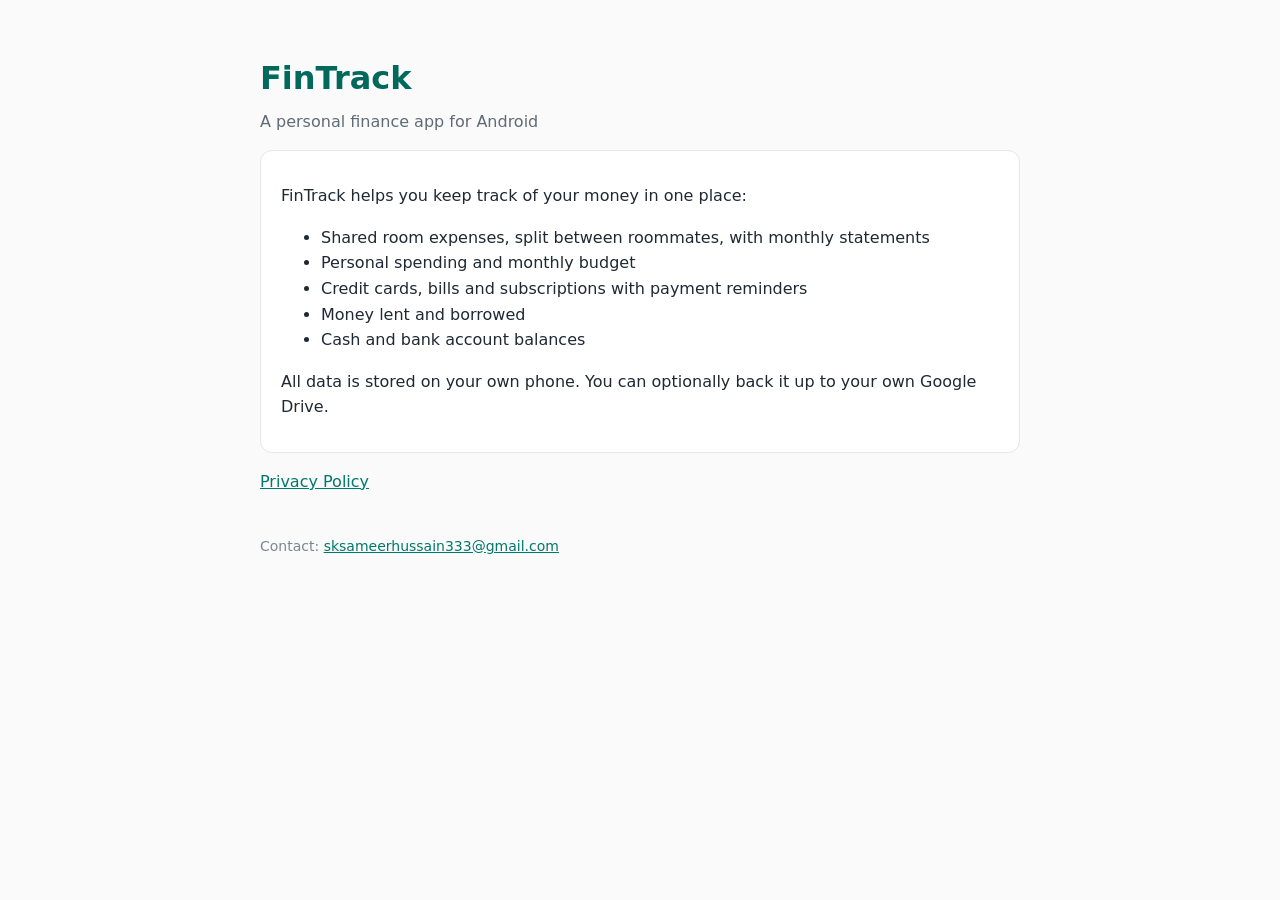
<file: index.html>
<!DOCTYPE html>
<html lang="en">
<head>
<meta charset="utf-8">
<meta name="viewport" content="width=device-width, initial-scale=1">
<title>FinTrack</title>
<link rel="stylesheet" href="style.css">
</head>
<body>
<h1>FinTrack</h1>
<p class="sub">A personal finance app for Android</p>

<div class="card">
<p>FinTrack helps you keep track of your money in one place:</p>
<ul>
<li>Shared room expenses, split between roommates, with monthly statements</li>
<li>Personal spending and monthly budget</li>
<li>Credit cards, bills and subscriptions with payment reminders</li>
<li>Money lent and borrowed</li>
<li>Cash and bank account balances</li>
</ul>
<p>All data is stored on your own phone. You can optionally back it up to your own Google Drive.</p>
</div>

<p><a href="privacy.html">Privacy Policy</a></p>

<footer>Contact: <a href="mailto:sksameerhussain333@gmail.com">sksameerhussain333@gmail.com</a></footer>
</body>
</html>
</file>
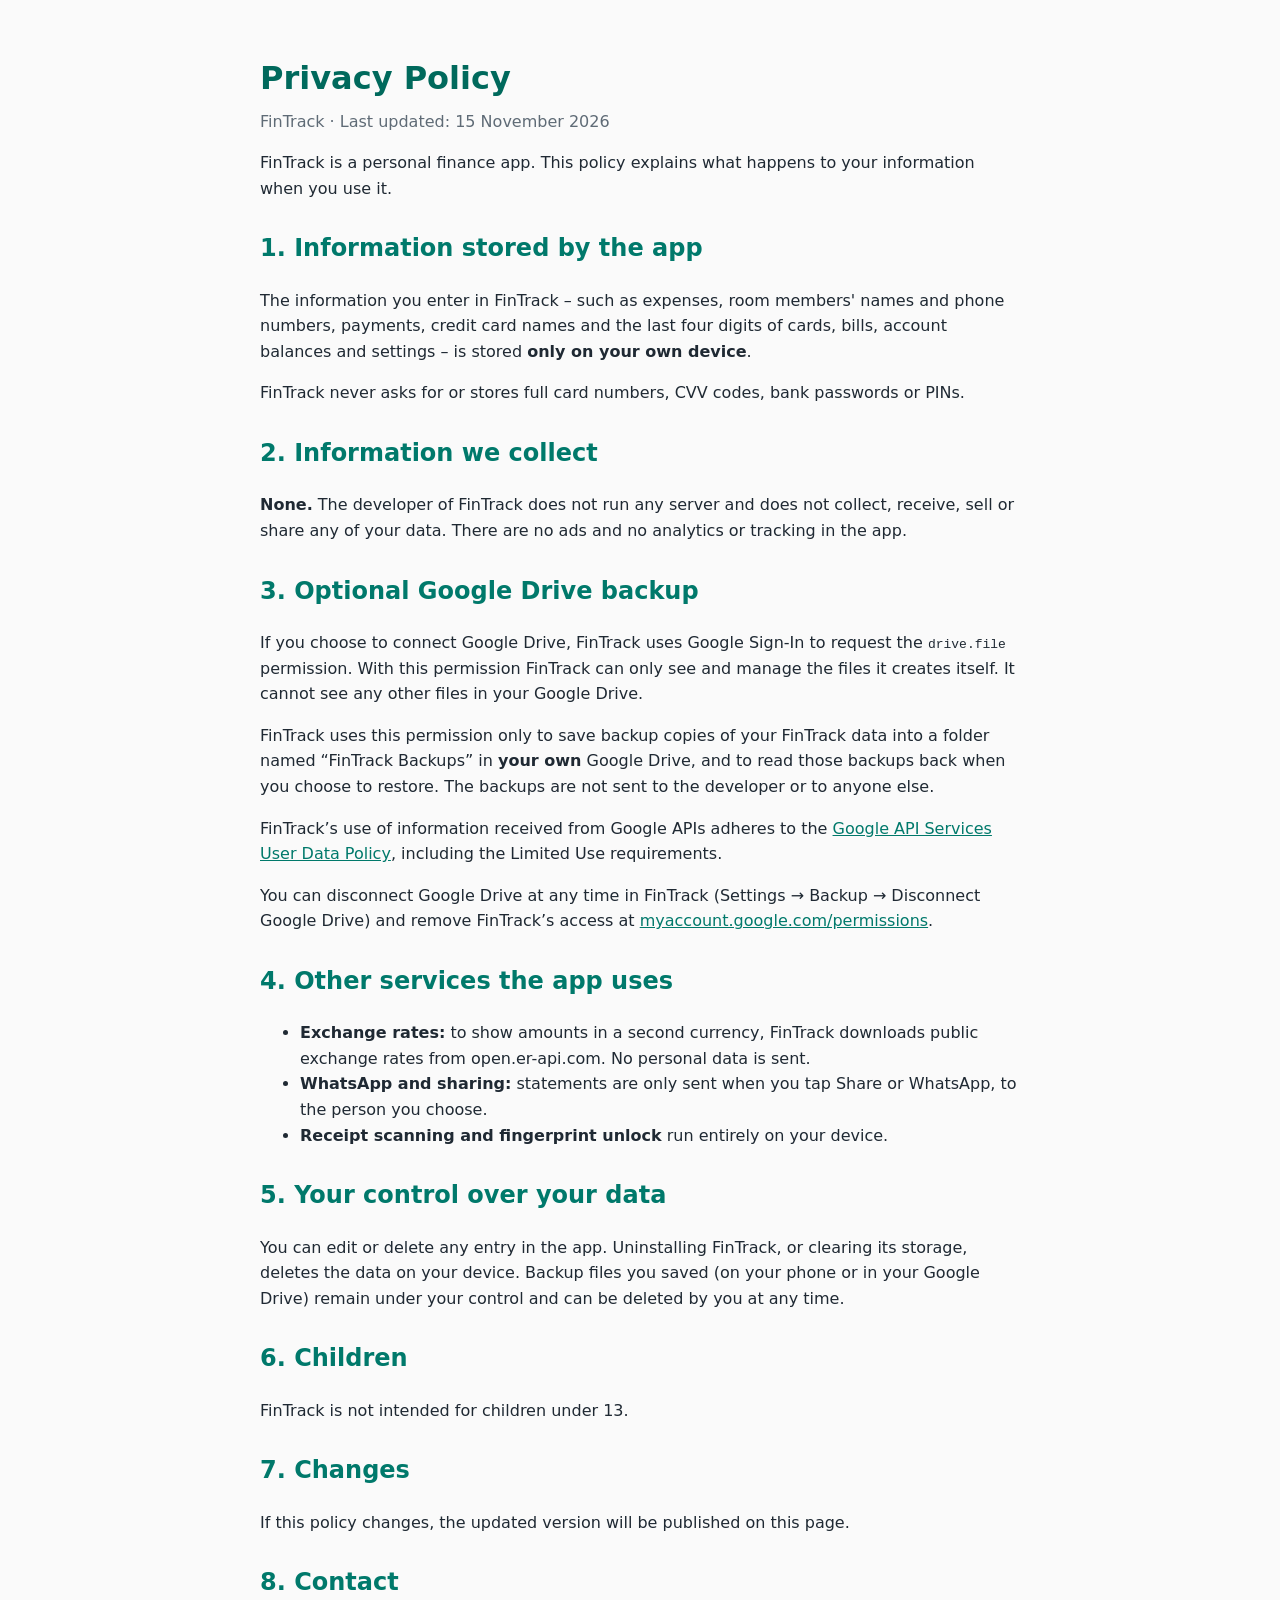
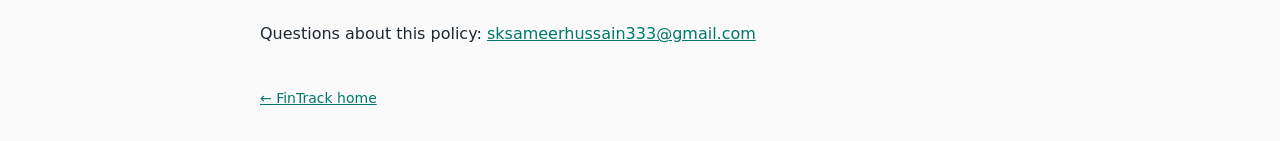
<file: privacy.html>
<!DOCTYPE html>
<html lang="en">
<head>
<meta charset="utf-8">
<meta name="viewport" content="width=device-width, initial-scale=1">
<title>FinTrack – Privacy Policy</title>
<link rel="stylesheet" href="style.css">
</head>
<body>
<h1>Privacy Policy</h1>
<p class="sub">FinTrack · Last updated: 15 November 2026</p>

<p>FinTrack is a personal finance app. This policy explains what happens to your information when you use it.</p>

<h2>1. Information stored by the app</h2>
<p>The information you enter in FinTrack – such as expenses, room members' names and phone numbers, payments, credit card names and the last four digits of cards, bills, account balances and settings – is stored <strong>only on your own device</strong>.</p>
<p>FinTrack never asks for or stores full card numbers, CVV codes, bank passwords or PINs.</p>

<h2>2. Information we collect</h2>
<p><strong>None.</strong> The developer of FinTrack does not run any server and does not collect, receive, sell or share any of your data. There are no ads and no analytics or tracking in the app.</p>

<h2>3. Optional Google Drive backup</h2>
<p>If you choose to connect Google Drive, FinTrack uses Google Sign-In to request the <code>drive.file</code> permission. With this permission FinTrack can only see and manage the files it creates itself. It cannot see any other files in your Google Drive.</p>
<p>FinTrack uses this permission only to save backup copies of your FinTrack data into a folder named “FinTrack Backups” in <strong>your own</strong> Google Drive, and to read those backups back when you choose to restore. The backups are not sent to the developer or to anyone else.</p>
<p>FinTrack’s use of information received from Google APIs adheres to the <a href="https://developers.google.com/terms/api-services-user-data-policy">Google API Services User Data Policy</a>, including the Limited Use requirements.</p>
<p>You can disconnect Google Drive at any time in FinTrack (Settings → Backup → Disconnect Google Drive) and remove FinTrack’s access at <a href="https://myaccount.google.com/permissions">myaccount.google.com/permissions</a>.</p>

<h2>4. Other services the app uses</h2>
<ul>
<li><strong>Exchange rates:</strong> to show amounts in a second currency, FinTrack downloads public exchange rates from open.er-api.com. No personal data is sent.</li>
<li><strong>WhatsApp and sharing:</strong> statements are only sent when you tap Share or WhatsApp, to the person you choose.</li>
<li><strong>Receipt scanning and fingerprint unlock</strong> run entirely on your device.</li>
</ul>

<h2>5. Your control over your data</h2>
<p>You can edit or delete any entry in the app. Uninstalling FinTrack, or clearing its storage, deletes the data on your device. Backup files you saved (on your phone or in your Google Drive) remain under your control and can be deleted by you at any time.</p>

<h2>6. Children</h2>
<p>FinTrack is not intended for children under 13.</p>

<h2>7. Changes</h2>
<p>If this policy changes, the updated version will be published on this page.</p>

<h2>8. Contact</h2>
<p>Questions about this policy: <a href="mailto:sksameerhussain333@gmail.com">sksameerhussain333@gmail.com</a></p>

<footer><a href="index.html">← FinTrack home</a></footer>
</body>
</html>
</file>
<file: style.css>
body{font-family:system-ui,-apple-system,Segoe UI,Roboto,sans-serif;max-width:760px;margin:0 auto;padding:32px 20px;line-height:1.6;color:#1f2933;background:#fafafa}
h1{color:#00695c;margin-bottom:4px}h2{color:#00796b;margin-top:28px}
.sub{color:#5f6b76;margin-top:0}a{color:#00796b}
.card{background:#fff;border:1px solid #e3e7ea;border-radius:12px;padding:16px 20px;margin:16px 0}
footer{margin-top:40px;color:#7b8794;font-size:14px}
</file>
